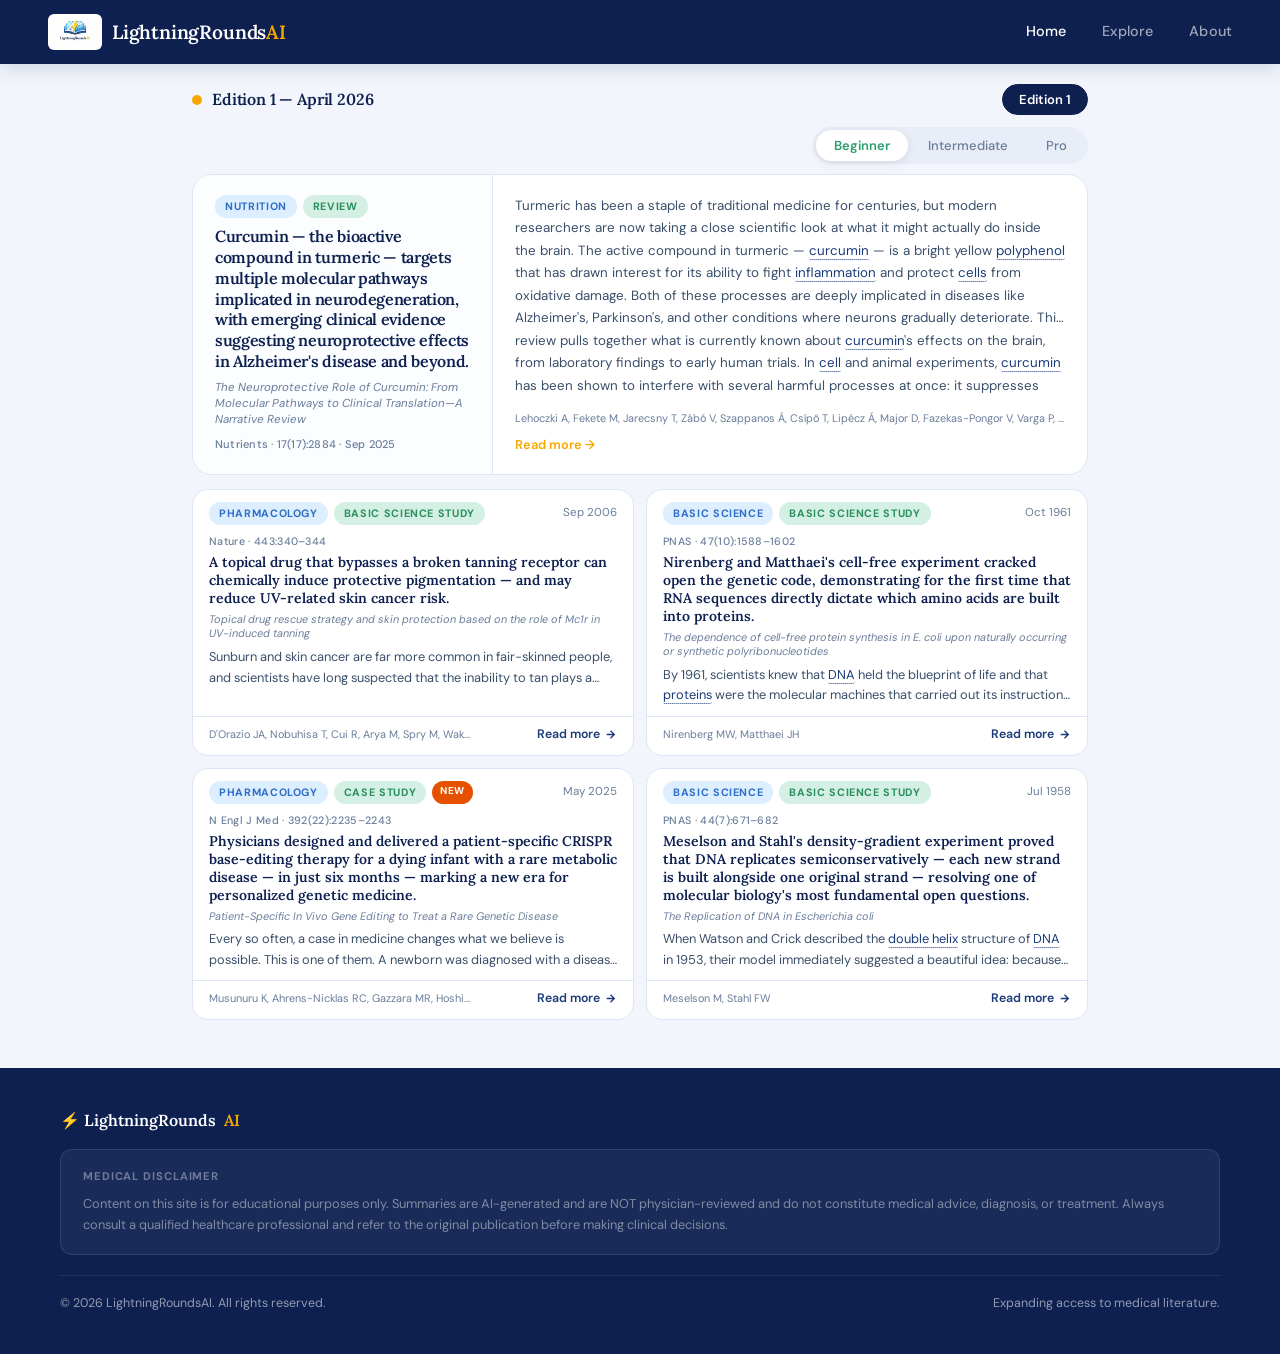
<file: index.html>
<!DOCTYPE html>
<html lang="en">
<head>
  <meta charset="UTF-8" />
  <meta name="viewport" content="width=device-width, initial-scale=1.0" />
  <link rel="preconnect" href="https://fonts.googleapis.com" />
  <link href="https://fonts.googleapis.com/css2?family=Lora:ital,wght@0,400;0,600;1,400&family=DM+Sans:wght@300;400;500;600&display=swap" rel="stylesheet" />
  <link rel="stylesheet" href="styles.css" />
  <title>LightningRoundsAI</title>
</head>
<body>

<header>
  <a class="logo" href="index.html">
    <img src="[data-uri]" alt="LightningRoundsAI" />
    <span class="logo-name">LightningRounds<span>AI</span></span>
  </a>
  <nav>
    <a href="index.html" id="nav-home" class="active">Home</a>
    <a href="explore.html" id="nav-explore">Explore</a>
    <a href="about.html" id="nav-about">About</a>
  </nav>
</header>

<!-- MODAL -->
<div class="modal-overlay" id="modal-overlay" onclick="closeModalOutside(event)">
  <div class="modal">
    <button class="modal-close" onclick="closeModal()">
      <svg viewBox="0 0 24 24" fill="none" stroke="currentColor" stroke-width="2.5"><path d="M18 6L6 18M6 6l12 12"/></svg>
    </button>
    <div class="modal-head">
      <div class="modal-head-tags" id="modal-tags"></div>
      <div class="modal-title" id="modal-title"></div>
      <div class="modal-subtitle" id="modal-subtitle"></div>
      <div class="modal-meta" id="modal-meta"></div>
    </div>
    <div class="modal-body">
      <div class="modal-level-tabs" id="modal-level-tabs"></div>
      <p class="modal-summary" id="modal-summary"></p>
      <div class="modal-section" id="modal-keypoints-section">
        <h4>Key Points</h4>
        <ul class="key-points" id="modal-keypoints"></ul>
      </div>
      <div class="modal-section" id="modal-context-section">
        <h4>Why It Matters</h4>
        <div class="modal-context" id="modal-context"></div>
      </div>
      <div class="modal-section" id="modal-limitations-section">
        <h4>Limitations</h4>
        <div class="modal-limitations" id="modal-limitations"></div>
      </div>
    </div>
    <div class="modal-footer">
      <span class="modal-doi" id="modal-doi"></span>
      <a class="pubmed-link" id="modal-pubmed" href="#" target="_blank" rel="noopener">
        <svg viewBox="0 0 24 24" fill="none" stroke="currentColor" stroke-width="2"><path d="M18 13v6a2 2 0 01-2 2H5a2 2 0 01-2-2V8a2 2 0 012-2h6"/><polyline points="15,3 21,3 21,9"/><line x1="10" y1="14" x2="21" y2="3"/></svg>
        View on PubMed
      </a>
    </div>
  </div>
</div>

<main class="home-main">

  <!-- Edition bar -->
  <div class="edition-bar">
    <div class="edition-bar-left">
      <span class="edition-dot"></span>
      <span class="edition-current-label" id="edition-current-label">Edition 1 — April 2026</span>
    </div>
    <div class="edition-nav" id="edition-nav"></div>
  </div>

  <!-- Level switcher -->
  <div class="home-level-row">
    <div class="level-switcher">
      <button class="level-btn active beginner" data-level="beginner" onclick="switchLevel('beginner')">Beginner</button>
      <button class="level-btn intermediate" data-level="intermediate" onclick="switchLevel('intermediate')">Intermediate</button>
      <button class="level-btn pro" data-level="pro" onclick="switchLevel('pro')">Pro</button>
    </div>
  </div>

  <!-- Featured article -->
  <div id="featured-wrap"></div>

  <!-- 2-col grid -->
  <div class="home-grid" id="home-grid"></div>

</main>

<footer class="site-footer">
  <div class="footer-inner">
    <div class="footer-logo">⚡ LightningRounds<span>AI</span></div>
    <div class="disclaimer-box">
      <h4>Medical Disclaimer</h4>
      <p>Content on this site is for educational purposes only. Summaries are AI-generated and are NOT physician-reviewed and do not constitute medical advice, diagnosis, or treatment. Always consult a qualified healthcare professional and refer to the original publication before making clinical decisions.</p>
    </div>
    <div class="footer-bottom">
      <span>© 2026 LightningRoundsAI. All rights reserved.</span>
      <span>Expanding access to medical literature.</span>
    </div>
  </div>
</footer>

<script src="app.js"></script>
<script>
  let currentEditionIndex = 0;

  function renderEditionNav() {
    const nav = document.getElementById('edition-nav');
    nav.innerHTML = editions.map((ed, i) =>
      `<button class="edition-pill ${i === currentEditionIndex ? 'active' : ''}"
        onclick="selectEdition(${i})">${ed.label}</button>`
    ).join('');
  }

  function selectEdition(index) {
    currentEditionIndex = index;
    const ed = editions[index];
    document.getElementById('edition-current-label').textContent =
      ed.label + ' — ' + ed.date;
    renderEditionNav();
    renderEdition(ed);
  }

  function renderEdition(ed) {
    const edArticles = getEditionArticles(ed);
    const featured = edArticles[0];
    const rest     = edArticles.slice(1, 5);

    const featWrap = document.getElementById('featured-wrap');
    featWrap.innerHTML = featured
      ? featuredCardHTML(featured)
      : '<p class="empty-msg">No articles in this edition yet.</p>';

    document.getElementById('home-grid').innerHTML =
      rest.map((a, i) => cardHTML(a, i)).join('');
  }

  function rerenderCards() {
    renderEdition(editions[currentEditionIndex]);
  }

  document.addEventListener('DOMContentLoaded', () => {
    renderEditionNav();
    selectEdition(0);
  });
</script>
</body>
</html>
</file>
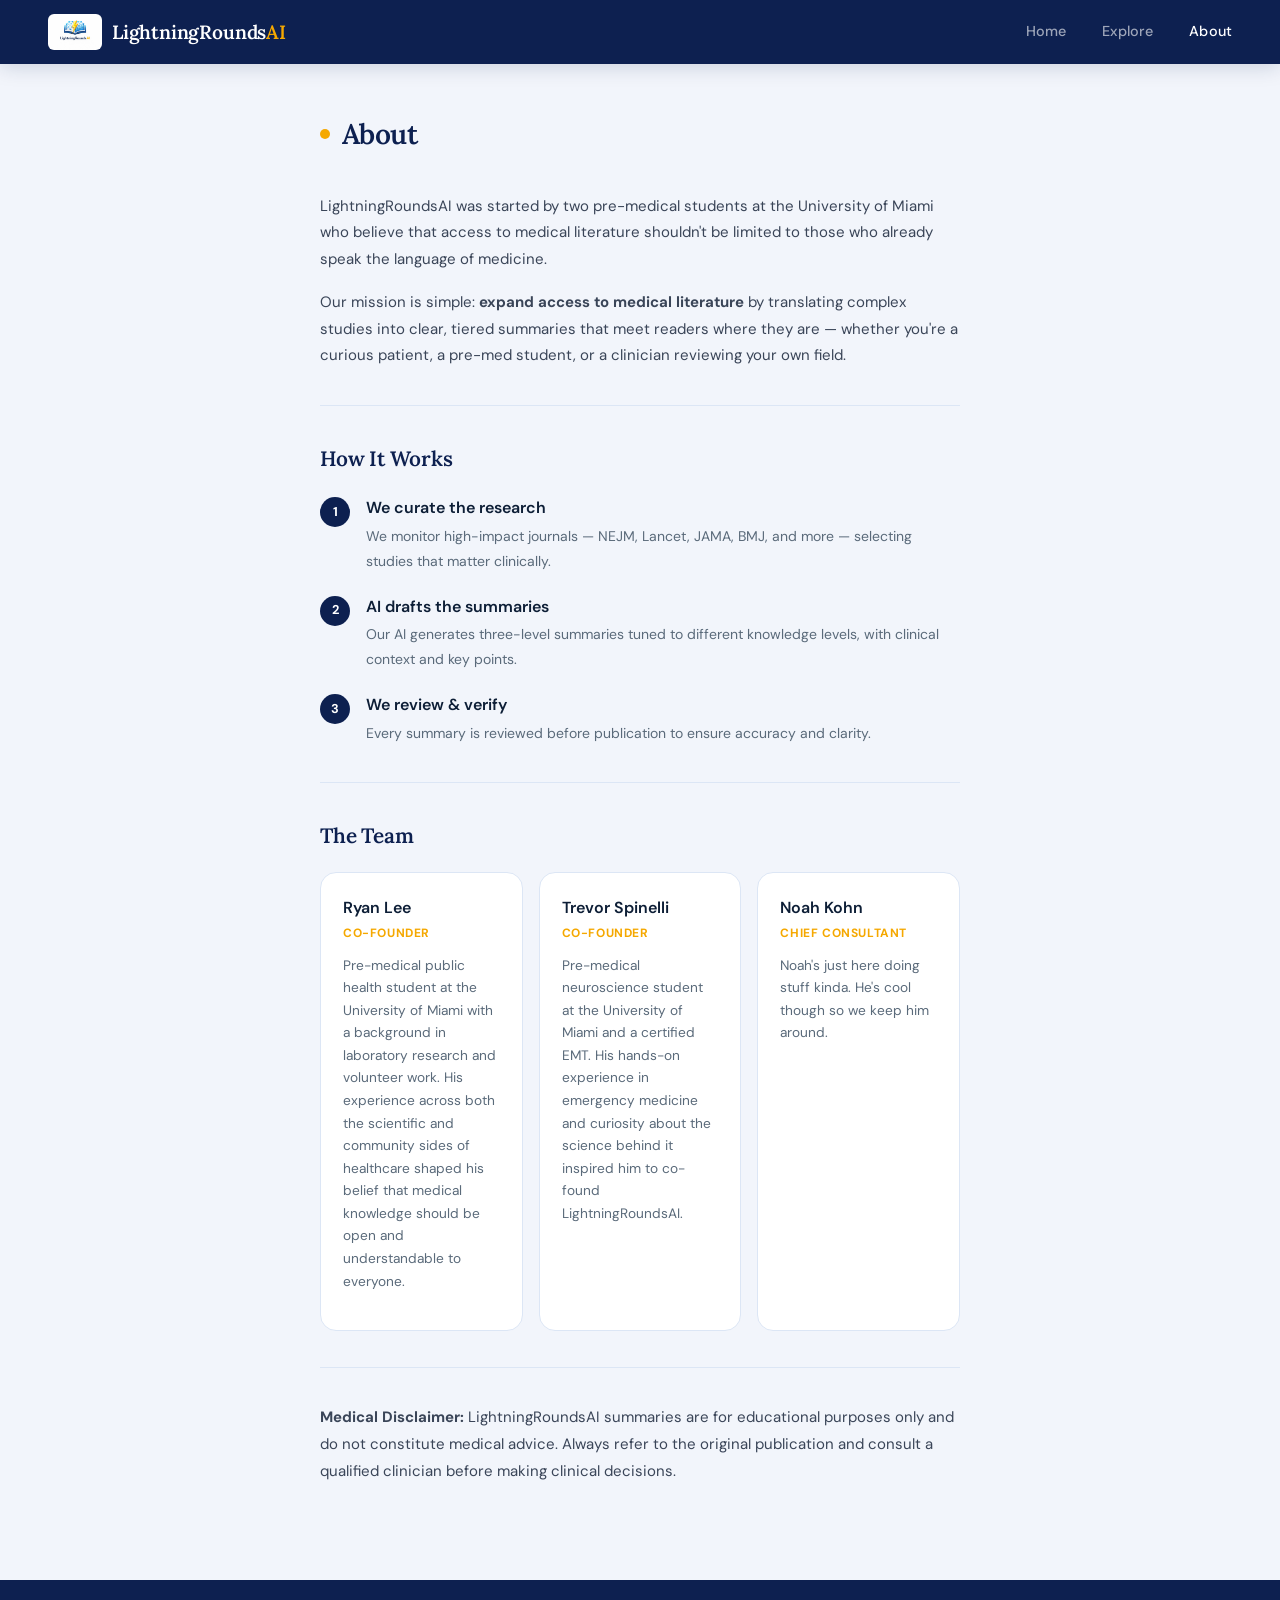
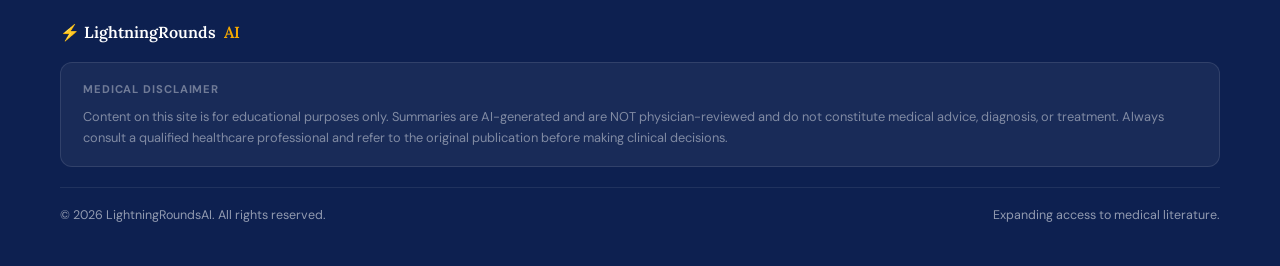
<file: about.html>
<!DOCTYPE html>
<html lang="en">
<head>
  <meta charset="UTF-8" />
  <meta name="viewport" content="width=device-width, initial-scale=1.0" />
  <link rel="preconnect" href="https://fonts.googleapis.com" />
  <link href="https://fonts.googleapis.com/css2?family=Lora:ital,wght@0,400;0,600;1,400&family=DM+Sans:wght@300;400;500;600&display=swap" rel="stylesheet" />
  <link rel="stylesheet" href="styles.css" />
  <title>About — LightningRoundsAI</title>
</head>
<body>
<header>
  <a class="logo" href="index.html">
    <img src="[data-uri]" alt="LightningRoundsAI" />
    <span class="logo-name">LightningRounds<span>AI</span></span>
  </a>
  <nav>
    <a href="index.html" id="nav-home">Home</a>
    <a href="explore.html" id="nav-explore">Explore</a>
    <a href="about.html" id="nav-about" class="active">About</a>
  </nav>
</header>

<main class="about-main">
  <h1 class="page-title"><span class="title-dot"></span>About</h1>

  <div class="about-body">
    <p>LightningRoundsAI was started by two pre-medical students at the University of Miami who believe that access to medical literature shouldn't be limited to those who already speak the language of medicine.</p>
    <p>Our mission is simple: <strong>expand access to medical literature</strong> by translating complex studies into clear, tiered summaries that meet readers where they are — whether you're a curious patient, a pre-med student, or a clinician reviewing your own field.</p>

    <hr class="about-divider" />

    <h2>How It Works</h2>
    <div class="how-list">
      <div class="how-item"><div class="how-num">1</div><div class="how-text"><h4>We curate the research</h4><p>We monitor high-impact journals — NEJM, Lancet, JAMA, BMJ, and more — selecting studies that matter clinically.</p></div></div>
      <div class="how-item"><div class="how-num">2</div><div class="how-text"><h4>AI drafts the summaries</h4><p>Our AI generates three-level summaries tuned to different knowledge levels, with clinical context and key points.</p></div></div>
      <div class="how-item"><div class="how-num">3</div><div class="how-text"><h4>We review &amp; verify</h4><p>Every summary is reviewed before publication to ensure accuracy and clarity.</p></div></div>
    </div>

    <hr class="about-divider" />

    <h2>The Team</h2>
    <div class="founders">
      <div class="founder-card"><h4>Ryan Lee</h4><div class="role">Co-Founder</div><p>Pre-medical public health student at the University of Miami with a background in laboratory research and volunteer work. His experience across both the scientific and community sides of healthcare shaped his belief that medical knowledge should be open and understandable to everyone.</p></div>
      <div class="founder-card"><h4>Trevor Spinelli</h4><div class="role">Co-Founder</div><p>Pre-medical neuroscience student at the University of Miami and a certified EMT. His hands-on experience in emergency medicine and curiosity about the science behind it inspired him to co-found LightningRoundsAI.</p></div>
      <div class="founder-card"><h4>Noah Kohn</h4><div class="role">Chief Consultant</div><p>Noah's just here doing stuff kinda. He's cool though so we keep him around.</p></div>
    </div>

    <hr class="about-divider" />
    <p class="disclaimer-note"><strong>Medical Disclaimer:</strong> LightningRoundsAI summaries are for educational purposes only and do not constitute medical advice. Always refer to the original publication and consult a qualified clinician before making clinical decisions.</p>
  </div>
</main>

<footer class="site-footer">
  <div class="footer-inner">
    <div class="footer-logo">⚡ LightningRounds<span>AI</span></div>
    <div class="disclaimer-box">
      <h4>Medical Disclaimer</h4>
      <p>Content on this site is for educational purposes only. Summaries are AI-generated and are NOT physician-reviewed and do not constitute medical advice, diagnosis, or treatment. Always consult a qualified healthcare professional and refer to the original publication before making clinical decisions.</p>
    </div>
    <div class="footer-bottom">
      <span>© 2026 LightningRoundsAI. All rights reserved.</span>
      <span>Expanding access to medical literature.</span>
    </div>
  </div>
</footer>

<script src="app.js"></script>
<script>
  document.getElementById('nav-about').classList.add('active');
</script>
</body>
</html>
</file>
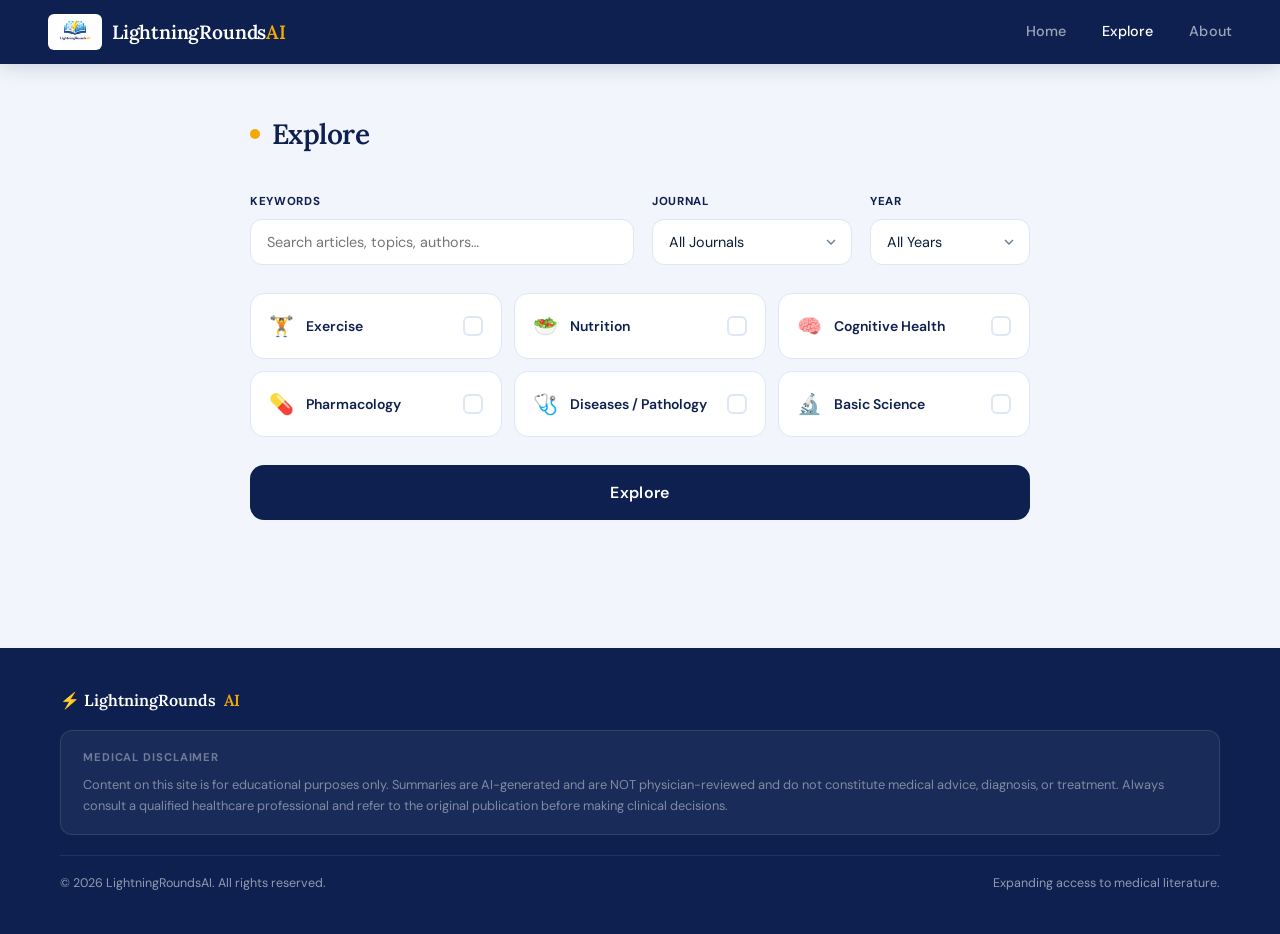
<file: explore.html>
<!DOCTYPE html>
<html lang="en">
<head>
  <meta charset="UTF-8" />
  <meta name="viewport" content="width=device-width, initial-scale=1.0" />
  <link rel="preconnect" href="https://fonts.googleapis.com" />
  <link href="https://fonts.googleapis.com/css2?family=Lora:ital,wght@0,400;0,600;1,400&family=DM+Sans:wght@300;400;500;600&display=swap" rel="stylesheet" />
  <link rel="stylesheet" href="styles.css" />
  <title>Explore — LightningRoundsAI</title>
</head>
<body>
<header>
  <a class="logo" href="index.html">
    <img src="[data-uri]" alt="LightningRoundsAI" />
    <span class="logo-name">LightningRounds<span>AI</span></span>
  </a>
  <nav>
    <a href="index.html" id="nav-home">Home</a>
    <a href="explore.html" id="nav-explore" class="active">Explore</a>
    <a href="about.html" id="nav-about">About</a>
  </nav>
</header>
<div class="modal-overlay" id="modal-overlay" onclick="closeModalOutside(event)">
  <div class="modal">
    <button class="modal-close" onclick="closeModal()">
      <svg viewBox="0 0 24 24" fill="none" stroke="currentColor" stroke-width="2.5"><path d="M18 6L6 18M6 6l12 12"/></svg>
    </button>
    <div class="modal-head">
      <div class="modal-head-tags" id="modal-tags"></div>
      <div class="modal-title" id="modal-title"></div>
      <div class="modal-subtitle" id="modal-subtitle"></div>
      <div class="modal-meta" id="modal-meta"></div>
    </div>
    <div class="modal-body">
      <div class="modal-level-tabs" id="modal-level-tabs"></div>
      <p class="modal-summary" id="modal-summary"></p>
      <div class="modal-section" id="modal-keypoints-section">
        <h4>Key Points</h4>
        <ul class="key-points" id="modal-keypoints"></ul>
      </div>
      <div class="modal-section" id="modal-context-section">
        <h4>Why It Matters</h4>
        <div class="modal-context" id="modal-context"></div>
      </div>
      <div class="modal-section" id="modal-limitations-section">
        <h4>Limitations</h4>
        <div class="modal-limitations" id="modal-limitations"></div>
      </div>
    </div>
    <div class="modal-footer">
      <span class="modal-doi" id="modal-doi"></span>
      <a class="pubmed-link" id="modal-pubmed" href="#" target="_blank" rel="noopener">
        <svg viewBox="0 0 24 24" fill="none" stroke="currentColor" stroke-width="2"><path d="M18 13v6a2 2 0 01-2 2H5a2 2 0 01-2-2V8a2 2 0 012-2h6"/><polyline points="15,3 21,3 21,9"/><line x1="10" y1="14" x2="21" y2="3"/></svg>
        View on PubMed
      </a>
    </div>
  </div>
</div>

<main class="explore-main">

  <h1 class="page-title"><span class="title-dot"></span>Explore</h1>

  <!-- ── Filter row ── -->
  <div class="filter-row">
    <div class="filter-block">
      <label class="filter-label">Keywords</label>
      <input class="filter-input" id="kw-input" type="text" placeholder="Search articles, topics, authors…" />
    </div>
    <div class="filter-block filter-block--sm">
      <label class="filter-label">Journal</label>
      <select class="filter-select" id="journal-select">
        <option value="">All Journals</option>
      </select>
    </div>
    <div class="filter-block filter-block--sm">
      <label class="filter-label">Year</label>
      <select class="filter-select" id="year-select">
        <option value="">All Years</option>
      </select>
    </div>
  </div>

  <!-- ── Category checkboxes ── -->
  <div class="cat-grid">
    <label class="cat-tile"><input type="checkbox" class="cat-cb" value="Exercise" /><span class="cat-icon">🏋️</span><span class="cat-name">Exercise</span><span class="cat-check"></span></label>
    <label class="cat-tile"><input type="checkbox" class="cat-cb" value="Nutrition" /><span class="cat-icon">🥗</span><span class="cat-name">Nutrition</span><span class="cat-check"></span></label>
    <label class="cat-tile"><input type="checkbox" class="cat-cb" value="Cognitive Health" /><span class="cat-icon">🧠</span><span class="cat-name">Cognitive Health</span><span class="cat-check"></span></label>
    <label class="cat-tile"><input type="checkbox" class="cat-cb" value="Pharmacology" /><span class="cat-icon">💊</span><span class="cat-name">Pharmacology</span><span class="cat-check"></span></label>
    <label class="cat-tile"><input type="checkbox" class="cat-cb" value="Diseases / Pathology" /><span class="cat-icon">🩺</span><span class="cat-name">Diseases / Pathology</span><span class="cat-check"></span></label>
    <label class="cat-tile"><input type="checkbox" class="cat-cb" value="Basic Science" /><span class="cat-icon">🔬</span><span class="cat-name">Basic Science</span><span class="cat-check"></span></label>
  </div>

  <!-- ── Explore button ── -->
  <button class="explore-btn" onclick="runSearch()">Explore</button>

  <!-- ── Results ── -->
  <section class="results-section" id="results-section" style="display:none">
    <div class="results-bar">
      <span class="results-count" id="results-count"></span>
      <div class="level-switcher">
        <button class="level-btn active beginner" data-level="beginner" onclick="switchLevel('beginner')">Beginner</button>
        <button class="level-btn intermediate" data-level="intermediate" onclick="switchLevel('intermediate')">Intermediate</button>
        <button class="level-btn pro" data-level="pro" onclick="switchLevel('pro')">Pro</button>
      </div>
    </div>
    <div class="results-grid" id="results-grid"></div>
  </section>

</main>

<footer class="site-footer">
  <div class="footer-inner">
    <div class="footer-logo">⚡ LightningRounds<span>AI</span></div>
    <div class="disclaimer-box">
      <h4>Medical Disclaimer</h4>
      <p>Content on this site is for educational purposes only. Summaries are AI-generated and are NOT physician-reviewed and do not constitute medical advice, diagnosis, or treatment. Always consult a qualified healthcare professional and refer to the original publication before making clinical decisions.</p>
    </div>
    <div class="footer-bottom">
      <span>© 2026 LightningRoundsAI. All rights reserved.</span>
      <span>Expanding access to medical literature.</span>
    </div>
  </div>
</footer>

<script src="app.js"></script>
<script>
  document.getElementById('nav-explore').classList.add('active');

  function populateFilters() {
    const journals = [...new Set(articles.map(a => a.journal))].sort();
    const jSel = document.getElementById('journal-select');
    journals.forEach(j => { const o = document.createElement('option'); o.value=j; o.textContent=j; jSel.appendChild(o); });

    const years = [...new Set(articles.map(a => a.year))].sort((a,b)=>a-b);
    const ySel = document.getElementById('year-select');
    years.forEach(y => { const o = document.createElement('option'); o.value=y; o.textContent=y; ySel.appendChild(o); });
  }

  let lastResults = [];

  function runSearch() {
    const kw      = document.getElementById('kw-input').value.toLowerCase().trim();
    const journal = document.getElementById('journal-select').value;
    const year    = document.getElementById('year-select').value;
    const checked = [...document.querySelectorAll('.cat-cb:checked')].map(cb => cb.value);

    lastResults = articles.filter(a => {
      if (journal && a.journal !== journal) return false;
      if (year    && a.year   !== year)    return false;
      if (checked.length && !checked.some(c => getCategories(a).includes(c))) return false;
      if (kw) {
        const hay = [a.takeaway, a.title, a.authors, a.summaries[globalLevel]||'', ...getCategories(a)].join(' ').toLowerCase();
        if (!hay.includes(kw)) return false;
      }
      return true;
    });

    displayResults(lastResults);
    document.getElementById('results-section').scrollIntoView({behavior:'smooth',block:'start'});
  }

  function displayResults(list) {
    const sec = document.getElementById('results-section');
    document.getElementById('results-count').textContent =
      list.length + ' result' + (list.length !== 1 ? 's' : '');
    document.getElementById('results-grid').innerHTML = list.length
      ? list.map((a,i) => cardHTML(a,i)).join('')
      : '<div class="no-results"><h3>No articles match your filters</h3><p>Try broadening your search.</p></div>';
    sec.style.display = 'block';
  }

  function rerenderCards() {
    if (lastResults.length) displayResults(lastResults);
  }

  document.addEventListener('DOMContentLoaded', () => {
    populateFilters();
    document.getElementById('kw-input').addEventListener('keydown', e => {
      if (e.key === 'Enter') runSearch();
    });
    const params = new URLSearchParams(window.location.search);
    const cat = params.get('category');
    if (cat) {
      const cb = document.querySelector(`.cat-cb[value="${cat}"]`);
      if (cb) cb.checked = true;
      runSearch();
    }
    const q = params.get('q');
    if (q) {
      document.getElementById('kw-input').value = q;
      runSearch();
    }
  });
</script>
</body>
</html>
</file>
<file: styles.css>
/* ══════════════════════════════════════════════════════
   TOKENS
══════════════════════════════════════════════════════ */
:root {
  --bg: #f2f5fb;
  --surface: #ffffff;
  --navy: #0d2050;
  --navy-mid: #1a3a7a;
  --amber: #f5a800;
  --amber-light: #fff3cc;
  --muted: #6a7d9a;
  --border: #dce6f5;
  --text: #0d1e36;
  --pill-bg: #e8edf7;
  --beginner: #2a9e6e;
  --intermediate: #1a6ec8;
  --pro: #6b3fc4;
  --radius: 16px;
  --radius-lg: 20px;
}
*, *::before, *::after { box-sizing: border-box; margin: 0; padding: 0; }
body {
  font-family: 'DM Sans', sans-serif;
  background: var(--bg);
  color: var(--text);
  min-height: 100vh;
  font-size: 16px;
  line-height: 1.6;
}

/* ══════════════════════════════════════════════════════
   HEADER
══════════════════════════════════════════════════════ */
header {
  background: var(--navy);
  height: 64px;
  padding: 0 48px;
  display: flex;
  align-items: center;
  justify-content: space-between;
  position: sticky;
  top: 0;
  z-index: 300;
  box-shadow: 0 2px 20px rgba(13,32,80,0.18);
}
.logo {
  display: flex;
  align-items: center;
  gap: 10px;
  text-decoration: none;
  flex-shrink: 0;
}
.logo img {
  height: 36px;
  width: auto;
  border-radius: 6px;
  object-fit: contain;
}
.logo-name {
  font-family: 'Lora', serif;
  font-size: 1.2rem;
  font-weight: 600;
  color: white;
  letter-spacing: -0.01em;
  white-space: nowrap;
}
.logo-name span { color: var(--amber); }
nav {
  display: flex;
  gap: 36px;
  align-items: center;
}
nav a {
  color: rgba(255,255,255,0.6);
  text-decoration: none;
  font-size: 0.9rem;
  font-weight: 500;
  letter-spacing: 0.01em;
  transition: color 0.2s;
}
nav a:hover,
nav a.active { color: white; }

/* ══════════════════════════════════════════════════════
   PAGE TITLE (shared)
══════════════════════════════════════════════════════ */
.page-title {
  font-family: 'Lora', serif;
  font-size: 1.75rem;
  font-weight: 600;
  color: var(--navy);
  letter-spacing: -0.02em;
  display: flex;
  align-items: center;
  gap: 12px;
  margin-bottom: 36px;
}
.title-dot {
  display: inline-block;
  width: 10px;
  height: 10px;
  border-radius: 50%;
  background: var(--amber);
  flex-shrink: 0;
}

/* ══════════════════════════════════════════════════════
   HOME PAGE
══════════════════════════════════════════════════════ */
.home-main {
  max-width: 960px;
  margin: 0 auto;
  padding: 20px 32px 48px;
}

/* Edition bar */
.edition-bar {
  display: flex;
  align-items: center;
  justify-content: space-between;
  flex-wrap: wrap;
  gap: 8px;
  margin-bottom: 12px;
}
.edition-bar-left {
  display: flex;
  align-items: center;
  gap: 10px;
}
.edition-dot {
  width: 10px;
  height: 10px;
  border-radius: 50%;
  background: var(--amber);
  flex-shrink: 0;
}
.edition-current-label {
  font-family: 'Lora', serif;
  font-size: 1rem;
  font-weight: 600;
  color: var(--navy);
  letter-spacing: -0.01em;
}
.edition-nav {
  display: flex;
  gap: 8px;
  flex-wrap: wrap;
}
.edition-pill {
  padding: 6px 16px;
  border: 1.5px solid var(--border);
  border-radius: 100px;
  background: white;
  font-family: 'DM Sans', sans-serif;
  font-size: 0.8125rem;
  font-weight: 500;
  color: var(--muted);
  cursor: pointer;
  transition: all 0.18s;
}
.edition-pill:hover { border-color: var(--navy); color: var(--navy); }
.edition-pill.active {
  background: var(--navy);
  border-color: var(--navy);
  color: white;
  font-weight: 600;
}

/* Level switcher row */
.home-level-row {
  display: flex;
  justify-content: flex-end;
  margin-bottom: 10px;
}

/* Featured card — horizontal split, compact */
.featured-card {
  display: grid;
  grid-template-columns: 300px 1fr;
  background: var(--surface);
  border: 1px solid var(--border);
  border-radius: var(--radius-lg);
  overflow: hidden;
  cursor: pointer;
  transition: transform 0.2s, box-shadow 0.2s;
  margin-bottom: 14px;
  animation: fadeUp 0.4s ease both;
}
.featured-card:hover {
  transform: translateY(-3px);
  box-shadow: 0 12px 36px rgba(13,32,80,0.1);
}
.featured-left {
  padding: 20px 22px;
  border-right: 1px solid var(--border);
  display: flex;
  flex-direction: column;
  gap: 8px;
  background: #fbfdff;
  min-width: 0;
}
.featured-takeaway {
  font-family: 'Lora', serif;
  font-size: 1rem;
  font-weight: 600;
  line-height: 1.3;
  color: var(--navy);
  letter-spacing: -0.02em;
}
.featured-real-title {
  font-size: 0.72rem;
  color: var(--muted);
  font-style: italic;
  line-height: 1.4;
}
.featured-meta {
  font-size: 0.69rem;
  color: var(--muted);
  font-weight: 500;
  letter-spacing: 0.02em;
  margin-top: auto;
}
.featured-right {
  padding: 20px 22px 18px;
  display: flex;
  flex-direction: column;
  min-width: 0;
  overflow: hidden;
}
.featured-summary {
  font-size: 0.835rem;
  line-height: 1.68;
  color: #3a4f6a;
  flex: 1;
  margin-bottom: 10px;
  display: -webkit-box;
  -webkit-line-clamp: 6;
  -webkit-box-orient: vertical;
  overflow: hidden;
}
.featured-authors {
  font-size: 0.68rem;
  color: var(--muted);
  margin-bottom: 8px;
  overflow: hidden;
  text-overflow: ellipsis;
  white-space: nowrap;
}
.featured-cta {
  font-size: 0.8rem;
  font-weight: 600;
  color: var(--amber);
}

/* 2-col grid of supporting cards */
.home-grid {
  display: grid;
  grid-template-columns: 1fr 1fr;
  gap: 12px;
}

/* ══════════════════════════════════════════════════════
   ARTICLE CARDS (shared)
══════════════════════════════════════════════════════ */
.card {
  background: var(--surface);
  border: 1px solid var(--border);
  border-radius: var(--radius);
  overflow: hidden;
  cursor: pointer;
  transition: transform 0.2s, box-shadow 0.2s;
  animation: fadeUp 0.4s ease both;
  display: flex;
  flex-direction: column;
}
.card:hover {
  transform: translateY(-4px);
  box-shadow: 0 12px 36px rgba(13,32,80,0.1);
}
@keyframes fadeUp {
  from { opacity: 0; transform: translateY(16px); }
  to   { opacity: 1; transform: translateY(0); }
}
.card-header {
  padding: 12px 16px 0;
  display: flex;
  align-items: flex-start;
  justify-content: space-between;
  gap: 8px;
}
.card-tags { display: flex; gap: 6px; flex-wrap: wrap; }
.tag {
  font-size: 0.67rem;
  font-weight: 700;
  letter-spacing: 0.06em;
  text-transform: uppercase;
  padding: 3px 10px;
  border-radius: 100px;
  background: var(--amber-light);
  color: var(--amber);
}
.tag.blue  { background: #ddeeff; color: #2e6ec8; }
.tag.green { background: #d4f0e4; color: #2a8f5c; }
.tag.purple{ background: #ecddf7; color: #7b3fc4; }
.tag.red   { background: #fde8e8; color: #c0392b; }
.tag.teal  { background: #d0f0f0; color: #1a8080; }
.tag.pink  { background: #fde8f4; color: #b03080; }
.card-date { font-size: 0.72rem; color: var(--muted); white-space: nowrap; padding-top: 2px; }
.card-body { padding: 8px 16px 10px; flex: 1; }
.card-journal { font-size: 0.67rem; color: var(--muted); font-weight: 500; letter-spacing: 0.03em; margin-bottom: 4px; }
.card-takeaway { font-family: 'Lora', serif; font-size: 0.875rem; font-weight: 600; line-height: 1.28; margin-bottom: 4px; color: var(--navy); }
.card-real-title { font-size: 0.68rem; color: var(--muted); line-height: 1.35; margin-bottom: 6px; font-style: italic; }
.card-summary {
  font-size: 0.8rem;
  color: #3a4f6a;
  line-height: 1.6;
  display: -webkit-box;
  -webkit-line-clamp: 2;
  -webkit-box-orient: vertical;
  overflow: hidden;
}
.card-footer {
  padding: 8px 16px 10px;
  border-top: 1px solid var(--border);
  display: flex;
  align-items: center;
  justify-content: space-between;
}
.card-authors { font-size: 0.68rem; color: var(--muted); overflow: hidden; text-overflow: ellipsis; white-space: nowrap; max-width: 65%; }
.read-more {
  font-size: 0.77rem;
  font-weight: 600;
  color: var(--navy-mid);
  display: flex;
  align-items: center;
  gap: 4px;
  flex-shrink: 0;
  transition: gap 0.18s, color 0.18s;
}
.read-more svg { width: 13px; height: 13px; }
.card:hover .read-more { color: var(--amber); gap: 7px; }
.new-badge {
  background: #e65100;
  color: white;
  font-size: 0.62rem;
  font-weight: 700;
  padding: 2px 8px;
  border-radius: 100px;
  letter-spacing: 0.05em;
  text-transform: uppercase;
}
.empty-msg { text-align: center; padding: 60px 20px; color: var(--muted); }

/* ══════════════════════════════════════════════════════
   LEVEL SWITCHER (shared)
══════════════════════════════════════════════════════ */
.level-switcher {
  display: flex;
  background: var(--pill-bg);
  border-radius: 100px;
  padding: 3px;
  gap: 2px;
}
.level-btn {
  padding: 7px 18px;
  border: none;
  background: transparent;
  border-radius: 100px;
  font-family: 'DM Sans', sans-serif;
  font-size: 0.8125rem;
  font-weight: 500;
  cursor: pointer;
  color: var(--muted);
  transition: all 0.18s;
}
.level-btn.active { background: white; box-shadow: 0 2px 8px rgba(0,0,0,0.09); font-weight: 600; color: var(--text); }
.level-btn.active.beginner    { color: var(--beginner); }
.level-btn.active.intermediate{ color: var(--intermediate); }
.level-btn.active.pro         { color: var(--pro); }

/* ══════════════════════════════════════════════════════
   EXPLORE PAGE
══════════════════════════════════════════════════════ */
.explore-main {
  max-width: 860px;
  margin: 0 auto;
  padding: 48px 40px 80px;
}

/* Filter row */
.filter-row {
  display: grid;
  grid-template-columns: 1fr 200px 160px;
  gap: 18px;
  align-items: end;
  margin-bottom: 28px;
}
.filter-block { display: flex; flex-direction: column; gap: 8px; }
.filter-label {
  font-size: 0.72rem;
  font-weight: 700;
  color: var(--navy);
  letter-spacing: 0.06em;
  text-transform: uppercase;
}
.filter-input, .filter-select {
  padding: 13px 16px;
  border: 1.5px solid var(--border);
  border-radius: 12px;
  font-family: 'DM Sans', sans-serif;
  font-size: 0.9rem;
  background: white;
  color: var(--text);
  outline: none;
  transition: border-color 0.18s, box-shadow 0.18s;
}
.filter-input:focus, .filter-select:focus {
  border-color: var(--amber);
  box-shadow: 0 0 0 3px rgba(245,168,0,0.12);
}
.filter-select {
  appearance: none;
  cursor: pointer;
  background-image: url("data:image/svg+xml,%3Csvg xmlns='http://www.w3.org/2000/svg' width='16' height='16' viewBox='0 0 24 24' fill='none' stroke='%236a7d9a' stroke-width='2'%3E%3Cpath d='M6 9l6 6 6-6'/%3E%3C/svg%3E");
  background-repeat: no-repeat;
  background-position: right 12px center;
  padding-right: 38px;
}

/* Category tiles */
.cat-grid {
  display: grid;
  grid-template-columns: repeat(3, 1fr);
  gap: 12px;
  margin-bottom: 28px;
}
.cat-tile {
  display: flex;
  align-items: center;
  gap: 12px;
  background: white;
  border: 1.5px solid var(--border);
  border-radius: 14px;
  padding: 16px 18px;
  cursor: pointer;
  transition: border-color 0.18s, box-shadow 0.18s, background 0.18s;
  user-select: none;
}
.cat-tile:hover { border-color: var(--amber); box-shadow: 0 3px 14px rgba(245,168,0,0.1); }
.cat-tile input[type="checkbox"] { display: none; }
.cat-tile:has(input:checked) { border-color: var(--amber); background: var(--amber-light); }
.cat-icon { font-size: 1.25rem; flex-shrink: 0; }
.cat-name { font-size: 0.875rem; font-weight: 600; color: var(--navy); flex: 1; }
.cat-check {
  width: 20px; height: 20px;
  border: 2px solid var(--border);
  border-radius: 6px;
  background: white;
  flex-shrink: 0;
  display: flex;
  align-items: center;
  justify-content: center;
  transition: all 0.18s;
}
.cat-tile:has(input:checked) .cat-check {
  background: var(--amber);
  border-color: var(--amber);
}
.cat-tile:has(input:checked) .cat-check::after {
  content: '✓';
  color: white;
  font-size: 0.75rem;
  font-weight: 700;
}

/* Explore button */
.explore-btn {
  display: block;
  width: 100%;
  padding: 17px;
  background: var(--navy);
  color: white;
  border: none;
  border-radius: 14px;
  font-family: 'DM Sans', sans-serif;
  font-size: 1rem;
  font-weight: 600;
  letter-spacing: 0.02em;
  cursor: pointer;
  transition: background 0.18s, transform 0.15s, box-shadow 0.18s;
  margin-bottom: 48px;
}
.explore-btn:hover {
  background: var(--navy-mid);
  transform: translateY(-2px);
  box-shadow: 0 8px 28px rgba(13,32,80,0.18);
}
.explore-btn:active { transform: translateY(0); }

/* Results */
.results-section { border-top: 1px solid var(--border); padding-top: 36px; }
.results-bar {
  display: flex;
  align-items: center;
  justify-content: space-between;
  margin-bottom: 24px;
  flex-wrap: wrap;
  gap: 12px;
}
.results-count { font-size: 0.875rem; font-weight: 600; color: var(--muted); }
.results-grid {
  display: grid;
  grid-template-columns: repeat(auto-fill, minmax(300px, 1fr));
  gap: 20px;
}
.no-results { text-align: center; padding: 60px 20px; color: var(--muted); grid-column: 1/-1; }
.no-results h3 { font-family: 'Lora', serif; font-size: 1.15rem; margin-bottom: 8px; color: var(--text); }

/* ══════════════════════════════════════════════════════
   ABOUT PAGE
══════════════════════════════════════════════════════ */
.about-main { max-width: 720px; margin: 0 auto; padding: 48px 40px 80px; }
.about-body p { font-size: 0.9375rem; line-height: 1.78; color: #3a4558; margin-bottom: 16px; }
.about-divider { border: none; border-top: 1px solid var(--border); margin: 36px 0; }
.about-body h2 {
  font-family: 'Lora', serif;
  font-size: 1.3rem;
  font-weight: 600;
  color: var(--navy);
  margin-bottom: 20px;
  letter-spacing: -0.01em;
}
.how-list { display: flex; flex-direction: column; gap: 20px; margin-bottom: 8px; }
.how-item { display: flex; gap: 16px; align-items: flex-start; }
.how-num {
  width: 30px; height: 30px;
  background: var(--navy);
  color: white;
  border-radius: 50%;
  display: flex;
  align-items: center;
  justify-content: center;
  font-size: 0.8rem;
  font-weight: 700;
  flex-shrink: 0;
  margin-top: 2px;
}
.how-text h4 { font-weight: 600; margin-bottom: 3px; }
.how-text p { font-size: 0.875rem; color: #5a6a7a; margin: 0; }
.founders { display: grid; grid-template-columns: 1fr 1fr 1fr; gap: 16px; margin-bottom: 8px; }
.founder-card {
  background: var(--surface);
  border: 1px solid var(--border);
  border-radius: var(--radius);
  padding: 22px;
}
.founder-card h4 { font-weight: 600; margin-bottom: 4px; }
.founder-card .role {
  font-size: 0.75rem;
  color: var(--amber);
  font-weight: 700;
  letter-spacing: 0.05em;
  text-transform: uppercase;
  margin-bottom: 10px;
}
.founder-card p { font-size: 0.855rem; line-height: 1.65; color: #5a6a7a; }
.disclaimer-note { font-size: 0.8125rem; color: var(--muted); line-height: 1.7; }

/* ══════════════════════════════════════════════════════
   MODAL
══════════════════════════════════════════════════════ */
.modal-overlay {
  position: fixed; inset: 0;
  background: rgba(10,20,40,0.65);
  z-index: 500;
  display: none;
  align-items: flex-start;
  justify-content: center;
  padding: 24px;
  backdrop-filter: blur(4px);
  overflow-y: auto;
}
.modal-overlay.open { display: flex; animation: fadeIn 0.2s ease; }
@keyframes fadeIn { from{opacity:0} to{opacity:1} }
.modal {
  background: white;
  border-radius: var(--radius-lg);
  max-width: 820px;
  width: 100%;
  margin: auto;
  position: relative;
  animation: slideUp 0.26s ease;
  box-shadow: 0 32px 80px rgba(10,20,40,0.26);
}
@keyframes slideUp { from{opacity:0;transform:translateY(28px)} to{opacity:1;transform:translateY(0)} }
.modal-close {
  position: absolute; top: 16px; right: 16px;
  background: rgba(255,255,255,0.15);
  border: none; border-radius: 50%;
  width: 36px; height: 36px;
  cursor: pointer;
  display: flex; align-items: center; justify-content: center;
  color: white; z-index: 10;
  transition: background 0.18s;
}
.modal-close:hover { background: rgba(255,255,255,0.25); }
.modal-close svg { width: 16px; height: 16px; }
.modal-head { background: var(--navy); border-radius: 20px 20px 0 0; padding: 32px 36px 28px; }
.modal-head-tags { display: flex; gap: 8px; flex-wrap: wrap; margin-bottom: 14px; }
.modal-title { font-family: 'Lora', serif; font-size: 1.45rem; font-weight: 600; color: white; line-height: 1.28; margin-bottom: 8px; padding-right: 40px; }
.modal-subtitle { font-size: 0.82rem; color: rgba(255,255,255,0.5); font-style: italic; line-height: 1.45; margin-bottom: 10px; padding-right: 40px; }
.modal-meta { font-size: 0.8rem; color: rgba(255,255,255,0.55); line-height: 1.5; }
.modal-body { padding: 32px 36px; }
.modal-level-tabs { display: flex; gap: 6px; margin-bottom: 24px; flex-wrap: wrap; }
.modal-level-btn {
  padding: 8px 22px; border-radius: 100px;
  border: 1.5px solid var(--border);
  font-family: 'DM Sans', sans-serif;
  font-size: 0.8125rem; font-weight: 600;
  cursor: pointer; background: transparent; color: var(--muted);
  transition: all 0.18s;
}
.modal-level-btn.active[data-level="beginner"]    { background:#d4f0e4; border-color:#3a9e6e; color:#2a7a55; }
.modal-level-btn.active[data-level="intermediate"]{ background:#ddeeff; border-color:#2e6ec8; color:#1a5aaa; }
.modal-level-btn.active[data-level="pro"]         { background:#ecddf7; border-color:#7b3fc4; color:#6230a8; }
.modal-summary { font-size: 0.9375rem; line-height: 1.78; color: #3a4558; margin-bottom: 28px; }
.modal-section { margin-bottom: 24px; }
.modal-section h4 { font-size: 0.72rem; font-weight: 700; letter-spacing: 0.08em; text-transform: uppercase; color: var(--muted); margin-bottom: 12px; }
.key-points { list-style: none; display: flex; flex-direction: column; gap: 9px; }
.key-points li { display: flex; align-items: flex-start; gap: 10px; font-size: 0.875rem; line-height: 1.6; color: #3a4558; }
.key-points li::before { content: ''; width: 6px; height: 6px; border-radius: 50%; background: var(--amber); margin-top: 7px; flex-shrink: 0; }
.modal-context { background: #f0f4ff; border-left: 3px solid var(--navy-mid); padding: 14px 18px; border-radius: 0 8px 8px 0; font-size: 0.875rem; line-height: 1.65; color: #3a4558; }
.modal-limitations { background: #fff8f0; border-left: 3px solid var(--amber); padding: 14px 18px; border-radius: 0 8px 8px 0; font-size: 0.875rem; line-height: 1.65; color: #3a4558; }
.modal-footer {
  padding: 18px 36px 24px;
  border-top: 1px solid var(--border);
  display: flex; align-items: center; justify-content: space-between;
  flex-wrap: wrap; gap: 12px;
}
.modal-doi { font-size: 0.78rem; color: var(--muted); }
.pubmed-link {
  display: inline-flex; align-items: center; gap: 6px;
  background: var(--navy); color: white;
  font-size: 0.8125rem; font-weight: 600;
  padding: 10px 20px; border-radius: 100px;
  text-decoration: none;
  transition: background 0.18s, transform 0.15s;
}
.pubmed-link:hover { background: var(--navy-mid); transform: translateY(-1px); }
.pubmed-link svg { width: 14px; height: 14px; }

/* ══════════════════════════════════════════════════════
   FOOTER
══════════════════════════════════════════════════════ */
.site-footer { background: var(--navy); color: rgba(255,255,255,0.55); padding: 40px 48px; }
.footer-inner { max-width: 1160px; margin: 0 auto; }
.footer-logo { font-family: 'Lora', serif; font-size: 1rem; font-weight: 600; color: white; margin-bottom: 16px; display: flex; align-items: center; gap: 8px; }
.footer-logo span { color: var(--amber); }
.disclaimer-box { background: rgba(255,255,255,0.05); border: 1px solid rgba(255,255,255,0.1); border-radius: 12px; padding: 18px 22px; margin-bottom: 20px; }
.disclaimer-box h4 { font-size: 0.7rem; font-weight: 700; letter-spacing: 0.08em; text-transform: uppercase; color: rgba(255,255,255,0.38); margin-bottom: 7px; }
.disclaimer-box p { font-size: 0.8rem; line-height: 1.65; color: rgba(255,255,255,0.45); margin: 0; }
.footer-bottom { display: flex; justify-content: space-between; align-items: center; flex-wrap: wrap; gap: 10px; padding-top: 18px; border-top: 1px solid rgba(255,255,255,0.08); font-size: 0.78rem; }

/* ══════════════════════════════════════════════════════
   RESPONSIVE
══════════════════════════════════════════════════════ */
@media (max-width: 960px) {
  header { padding: 0 24px; }
  .home-main { padding: 20px 20px 52px; }
  .featured-card { grid-template-columns: 1fr; }
  .featured-left { border-right: none; border-bottom: 1px solid var(--border); padding: 18px 20px 14px; }
  .featured-right { padding: 14px 20px 18px; }
  .home-grid { grid-template-columns: 1fr 1fr; gap: 12px; }
  .explore-main { padding: 32px 24px 60px; }
  .filter-row { grid-template-columns: 1fr 1fr; }
  .filter-block:first-child { grid-column: 1 / -1; }
  .about-main { padding: 36px 24px 60px; }
  .site-footer { padding: 32px 24px; }
}
@media (max-width: 640px) {
  header { height: 56px; }
  .logo img { height: 30px; }
  .logo-name { font-size: 0.95rem; }
  nav { gap: 20px; }
  nav a { font-size: 0.82rem; }
  .home-main { padding: 20px 16px 52px; }
  .home-grid { grid-template-columns: 1fr; }
  .edition-bar { flex-direction: column; align-items: flex-start; }
  .explore-main { padding: 24px 16px 52px; }
  .filter-row { grid-template-columns: 1fr; }
  .cat-grid { grid-template-columns: 1fr 1fr; gap: 10px; }
  .cat-tile { padding: 14px 12px; gap: 8px; }
  .cat-icon { font-size: 1.1rem; }
  .cat-name { font-size: 0.8rem; }
  .modal-overlay { padding: 0; }
  .modal { border-radius: 16px 16px 0 0; margin: auto 0 0 0; max-height: 92vh; overflow-y: auto; }
  .modal-head { padding: 20px 18px 16px; border-radius: 16px 16px 0 0; }
  .modal-title { font-size: 1.15rem; padding-right: 36px; }
  .modal-body { padding: 20px 18px; }
  .modal-footer { padding: 14px 18px 20px; flex-direction: column; align-items: flex-start; }
  .pubmed-link { width: 100%; justify-content: center; }
  .founders { grid-template-columns: 1fr; }
  .about-main { padding: 24px 16px 52px; }
  .footer-bottom { flex-direction: column; align-items: flex-start; gap: 6px; }
}
@media (max-width: 400px) {
  nav a:first-child { display: none; }
  .cat-grid { grid-template-columns: 1fr; }
}

/* ══════════════════════════════════════════════════════
   GLOSSARY TERMS & TOOLTIPS
══════════════════════════════════════════════════════ */
.gt {
  color: var(--navy-mid);
  border-bottom: 1.5px dotted var(--navy-mid);
  cursor: help;
  border-radius: 2px;
  transition: background 0.15s, color 0.15s;
}
.gt:hover,
.gt:focus {
  background: var(--amber-light);
  color: var(--navy);
  outline: none;
}

.glossary-tip {
  position: absolute;
  z-index: 9999;
  width: 260px;
  background: var(--navy);
  color: white;
  border-radius: 10px;
  padding: 12px 14px;
  box-shadow: 0 8px 32px rgba(13,32,80,0.28);
  pointer-events: none;
  animation: tipIn 0.15s ease;
  line-height: 1.55;
}
@keyframes tipIn {
  from { opacity: 0; transform: translateY(4px); }
  to   { opacity: 1; transform: translateY(0); }
}
.glossary-tip strong {
  display: block;
  font-size: 0.72rem;
  font-weight: 700;
  letter-spacing: 0.06em;
  text-transform: uppercase;
  color: var(--amber);
  margin-bottom: 5px;
}
.glossary-tip span {
  font-size: 0.8rem;
  color: rgba(255,255,255,0.88);
  font-family: 'DM Sans', sans-serif;
}
</file>
